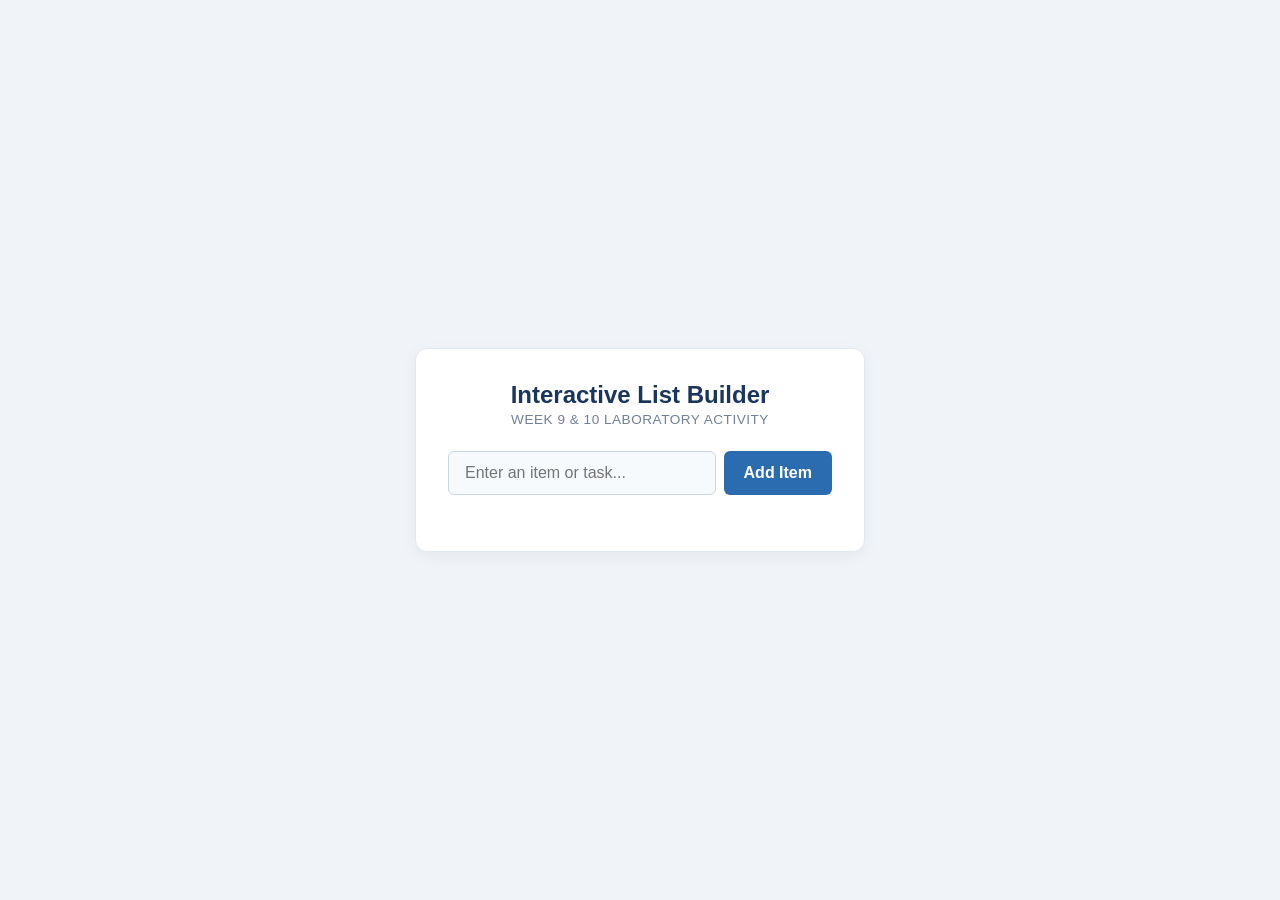
<file: Activity Week 9-10/index.html>
<!DOCTYPE html>
<html lang="en">
<head>
    <meta charset="UTF-8">
    <meta name="viewport" content="width=device-width, initial-scale=1.0">
    <title>Activity Week 9-10: DOM Manipulation</title>
    <link rel="stylesheet" href="style.css">
</head>
<body>

    <main class="app-container">
        <header>
            <h1>Interactive List Builder</h1>
            <p>Week 9 & 10 Laboratory Activity</p>
        </header>

        <section class="input-section">
            <input type="text" id="itemInput" placeholder="Enter an item or task..." autocomplete="off">
            <button id="addButton">Add Item</button>
        </section>

        <section class="list-section">
            <ul id="dynamicList">
                </ul>
        </section>
    </main>

    <script src="script.js"></script>
</body>
</html>
</file>
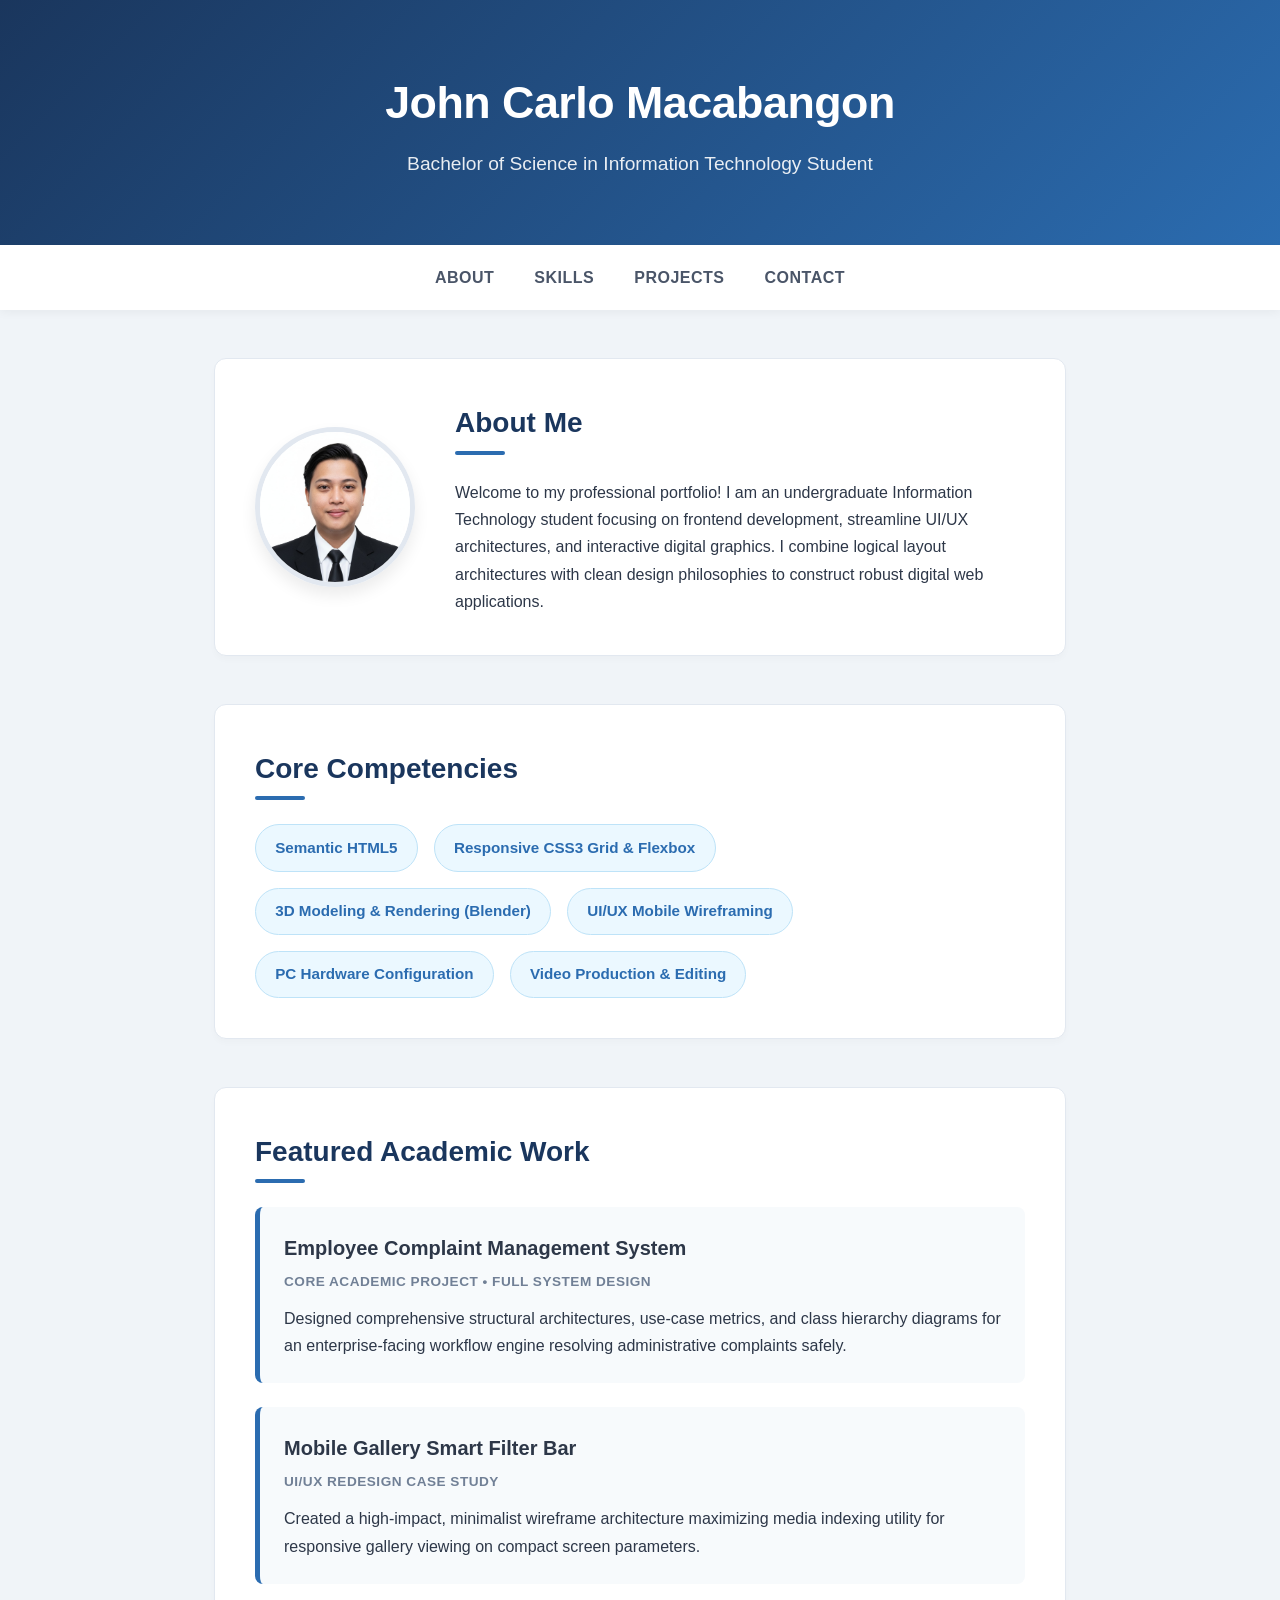
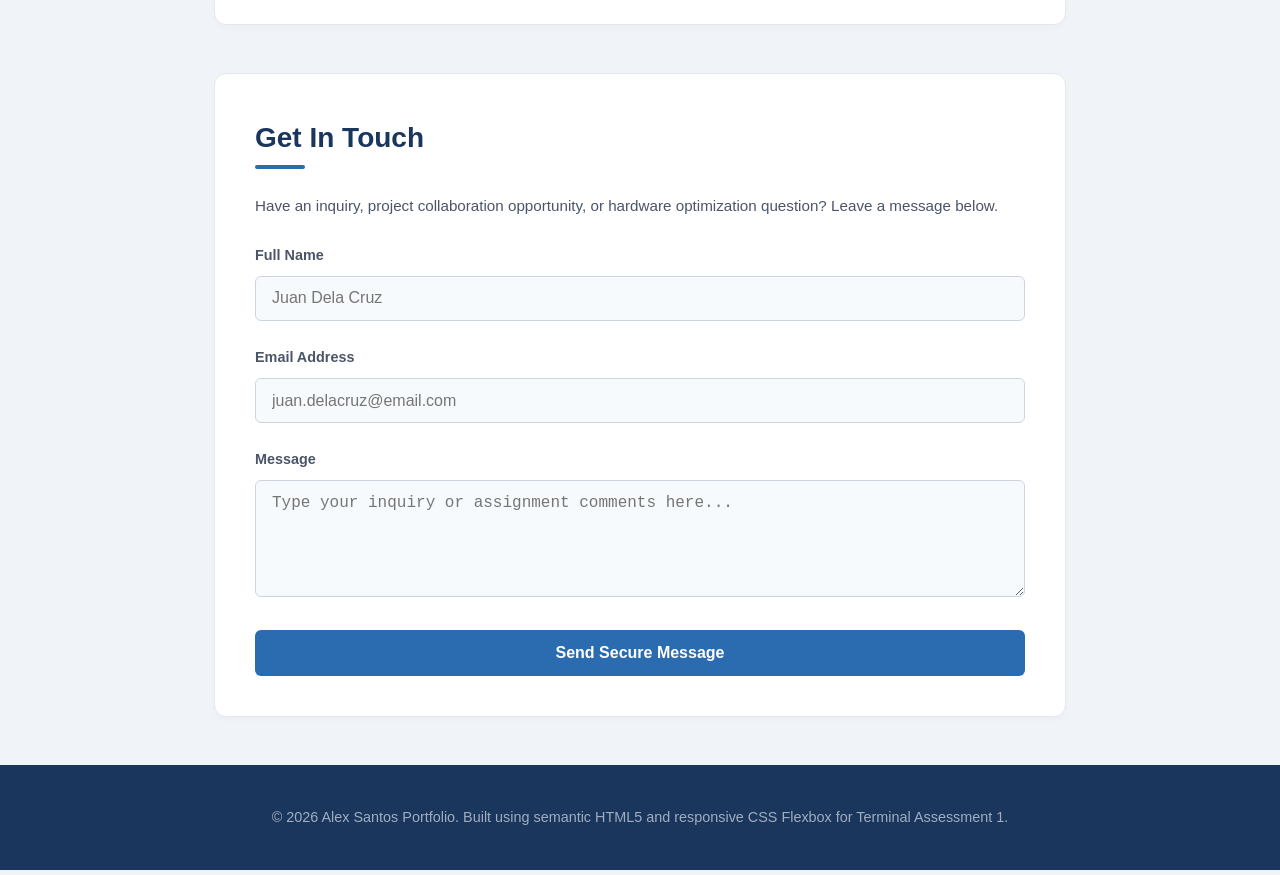
<file: portfolio-project/index.html>
<!DOCTYPE html>
<html lang="en">
<head>
    <meta charset="UTF-8">
    <meta name="viewport" content="width=device-width, initial-scale=1.0">
    <title>Responsive Personal Portfolio</title>
    <link rel="stylesheet" href="style.css">
</head>
<body>

    <header class="main-header">
        <div class="header-container">
            <h1>John Carlo Macabangon</h1>
            <p class="subtitle">Bachelor of Science in Information Technology Student</p>
        </div>
    </header>

    <nav class="navbar">
        <ul>
            <li><a href="#about">About</a></li>
            <li><a href="#skills">Skills</a></li>
            <li><a href="#projects">Projects</a></li>
            <li><a href="#contact">Contact</a></li>
        </ul>
    </nav>

    <main class="content-wrapper">

        <section id="about" class="card-section">
            <div class="about-flex">
                <div class="profile-frame">
                    <img src="images/profile.jpg" alt="A professional portrait of Alex Santos smiling, an IT student specializing in web design and multimedia assets.">
                </div>
                <div class="about-text">
                    <h2>About Me</h2>
                    <p>Welcome to my professional portfolio! I am an undergraduate Information Technology student focusing on frontend development, streamline UI/UX architectures, and interactive digital graphics. I combine logical layout architectures with clean design philosophies to construct robust digital web applications.</p>
                </div>
            </div>
        </section>

        <section id="skills" class="card-section">
            <h2>Core Competencies</h2>
            <div class="skills-grid">
                <div class="skill-tag">Semantic HTML5</div>
                <div class="skill-tag">Responsive CSS3 Grid & Flexbox</div>
                <div class="skill-tag">3D Modeling & Rendering (Blender)</div>
                <div class="skill-tag">UI/UX Mobile Wireframing</div>
                <div class="skill-tag">PC Hardware Configuration</div>
                <div class="skill-tag">Video Production & Editing</div>
            </div>
        </section>

        <section id="projects" class="card-section">
            <h2>Featured Academic Work</h2>
            <div class="projects-container">
                <article class="project-card">
                    <h3>Employee Complaint Management System</h3>
                    <p class="project-meta">Core Academic Project • Full System Design</p>
                    <p>Designed comprehensive structural architectures, use-case metrics, and class hierarchy diagrams for an enterprise-facing workflow engine resolving administrative complaints safely.</p>
                </article>

                <article class="project-card">
                    <h3>Mobile Gallery Smart Filter Bar</h3>
                    <p class="project-meta">UI/UX Redesign Case Study</p>
                    <p>Created a high-impact, minimalist wireframe architecture maximizing media indexing utility for responsive gallery viewing on compact screen parameters.</p>
                </article>
            </div>
        </section>

        <section id="contact" class="card-section">
            <h2>Get In Touch</h2>
            <p class="form-instruction">Have an inquiry, project collaboration opportunity, or hardware optimization question? Leave a message below.</p>
            
            <form action="#" method="POST" class="interactive-form">
                <div class="form-group">
                    <label for="username">Full Name</label>
                    <input type="text" id="username" name="username" placeholder="Juan Dela Cruz" required>
                </div>

                <div class="form-group">
                    <label for="useremail">Email Address</label>
                    <input type="email" id="useremail" name="useremail" placeholder="juan.delacruz@email.com" required>
                </div>

                <div class="form-group">
                    <label for="usermessage">Message</label>
                    <textarea id="usermessage" name="usermessage" rows="5" placeholder="Type your inquiry or assignment comments here..." required></textarea>
                </div>

                <button type="submit" class="submit-btn">Send Secure Message</button>
            </form>
        </section>

    </main>

    <footer class="main-footer">
        <p>&copy; 2026 Alex Santos Portfolio. Built using semantic HTML5 and responsive CSS Flexbox for Terminal Assessment 1.</p>
    </footer>

</body>
</html>
</file>
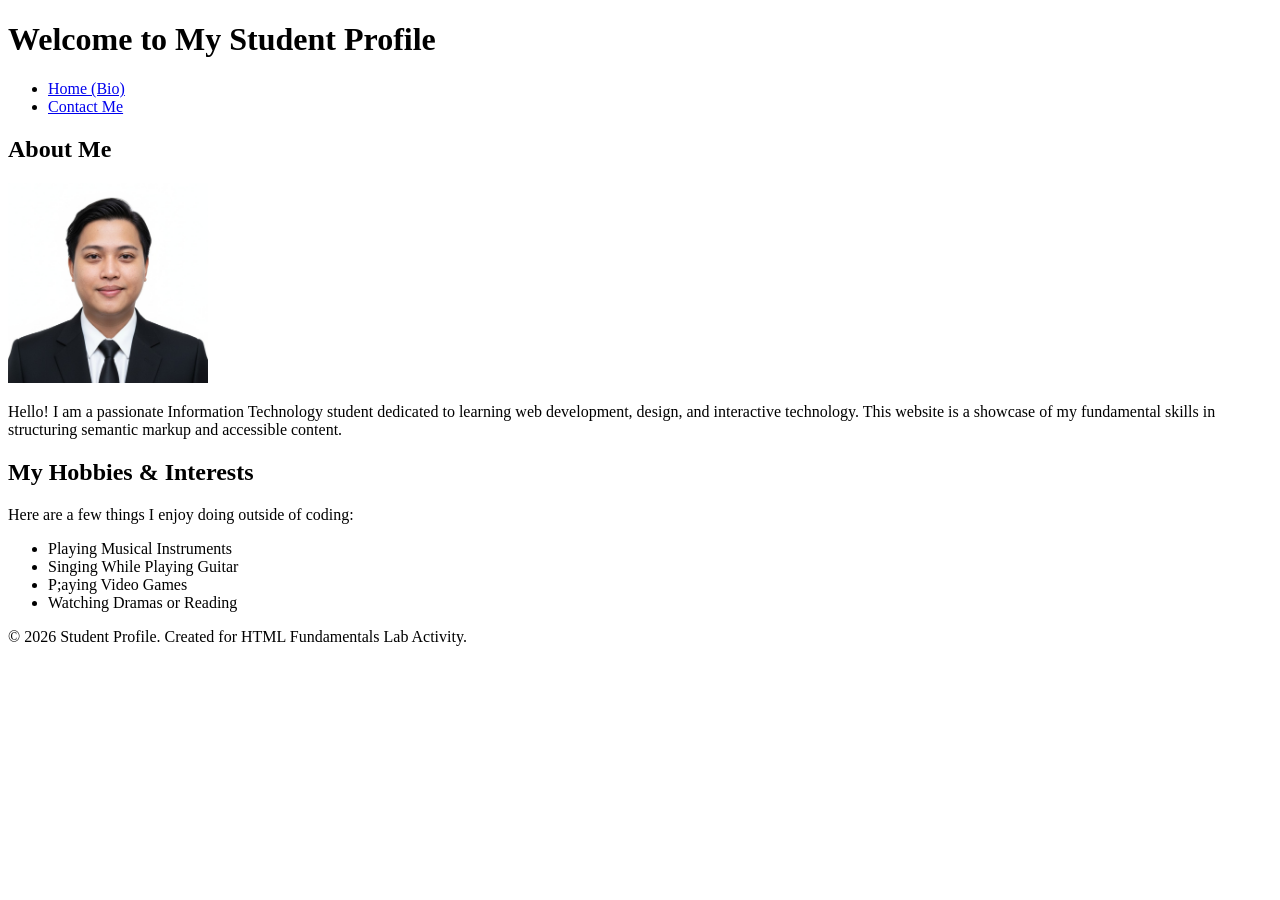
<file: student-profile -week 3/index.html>
<!DOCTYPE html>
<html lang="en">
<head>
    <meta charset="UTF-8">
    <meta name="viewport" content="width=device-width, initial-scale=1.0">
    <title>Student Profile - Home</title>
</head>
<body>

    <header>
        <h1>Welcome to My Student Profile</h1>
    </header>

    <nav>
        <ul>
            <li><a href="index.html">Home (Bio)</a></li>
            <li><a href="contact.html">Contact Me</a></li>
        </ul>
    </nav>

    <main>
        <section>
            <h2>About Me</h2>
            <article>
                <img src="images/profile.jpg" alt="A portrait of an Information Technology student smiling" width="200">
                <p>Hello! I am a passionate Information Technology student dedicated to learning web development, design, and interactive technology. This website is a showcase of my fundamental skills in structuring semantic markup and accessible content.</p>
            </article>
        </section>

        <section>
            <h2>My Hobbies & Interests</h2>
            <p>Here are a few things I enjoy doing outside of coding:</p>
            <ul>
                <li>Playing Musical Instruments</li>
                <li>Singing While Playing Guitar</li>
                <li>P;aying Video Games</li>
                <li>Watching Dramas or Reading</li>
            </ul>
        </section>
    </main>

    <footer>
        <p>&copy; 2026 Student Profile. Created for HTML Fundamentals Lab Activity.</p>
    </footer>

</body>
</html>
</file>
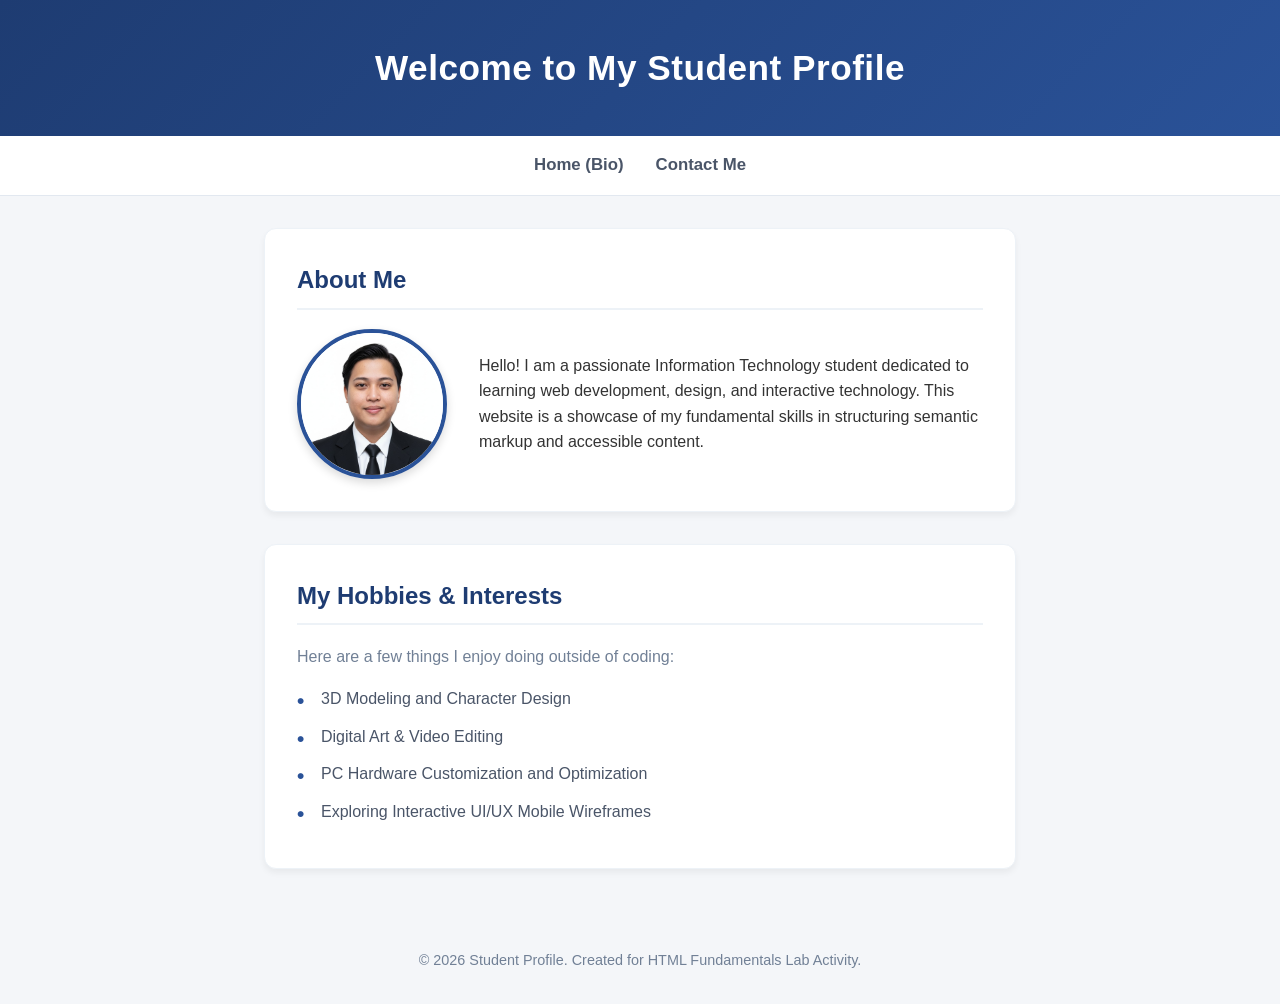
<file: student-profile/index.html>
<!DOCTYPE html>
<html lang="en">
<head>
    <meta charset="UTF-8">
    <meta name="viewport" content="width=device-width, initial-scale=1.0">
    <title>Student Profile - Home</title>
    <style>
        /* Modern Design System & Reset */
        * {
            margin: 0;
            padding: 0;
            box-sizing: border-box;
            font-family: 'Segoe UI', Tahoma, Geneva, Verdana, sans-serif;
        }

        body {
            background-color: #f4f6f9;
            color: #333333;
            line-height: 1.6;
        }

        /* Elegant Header Styling */
        header {
            background: linear-gradient(135deg, #1e3c72 0%, #2a5298 100%);
            color: #ffffff;
            text-align: center;
            padding: 2.5rem 1rem;
            box-shadow: 0 4px 6px rgba(0, 0, 0, 0.1);
        }

        header h1 {
            font-size: 2.2rem;
            font-weight: 600;
            letter-spacing: 0.5px;
        }

        /* Clean Navigation Menu */
        nav {
            background-color: #ffffff;
            border-bottom: 1px solid #e2e8f0;
            position: sticky;
            top: 0;
            z-index: 100;
        }

        nav ul {
            list-style: none;
            display: flex;
            justify-content: center;
            gap: 2rem;
            padding: 1rem;
        }

        nav a {
            text-decoration: none;
            color: #4a5568;
            font-weight: 600;
            font-size: 1.05rem;
            transition: color 0.2s ease;
        }

        nav a:hover {
            color: #2a5298;
        }

        /* Layout Layout Container */
        main {
            max-width: 800px;
            margin: 2rem auto;
            padding: 0 1.5rem;
            display: flex;
            flex-direction: column;
            gap: 2rem;
        }

        /* Beautiful Card Components */
        section {
            background-color: #ffffff;
            padding: 2rem;
            border-radius: 12px;
            box-shadow: 0 4px 6px rgba(0, 0, 0, 0.05);
            border: 1px solid #edf2f7;
        }

        section h2 {
            color: #1e3c72;
            font-size: 1.5rem;
            margin-bottom: 1.2rem;
            border-bottom: 2px solid #edf2f7;
            padding-bottom: 0.5rem;
        }

        /* Bio Details Layout */
        article {
            display: flex;
            align-items: center;
            gap: 2rem;
        }

        /* Perfect Circular Frame for Profile Picture */
        .profile-frame {
            width: 150px;
            height: 150px;
            border-radius: 50%; /* Makes the container circular */
            overflow: hidden; /* Clips the image into a circle */
            border: 4px solid #2a5298; /* Frame border */
            box-shadow: 0 4px 10px rgba(0, 0, 0, 0.15);
            flex-shrink: 0;
        }

        .profile-frame img {
            width: 100%;
            height: 100%;
            object-fit: cover; /* Prevents the image from distorting */
        }

        /* Bullet List Styling */
        ul.hobbies-list {
            list-style: none; /* Clear defaults */
        }

        ul.hobbies-list li {
            position: relative;
            padding-left: 1.5rem;
            margin-bottom: 0.75rem;
            color: #4a5568;
        }

        ul.hobbies-list li::before {
            content: "•";
            color: #2a5298;
            font-weight: bold;
            font-size: 1.3rem;
            position: absolute;
            left: 0;
            top: -2px;
        }

        /* Footer Decoration */
        footer {
            text-align: center;
            padding: 2rem 1rem;
            color: #718096;
            font-size: 0.9rem;
            margin-top: 3rem;
        }

        /* Responsive Fix for Mobile Screens */
        @media (max-width: 600px) {
            article {
                flex-direction: column;
                text-align: center;
            }
            nav ul {
                gap: 1rem;
            }
        }
    </style>
</head>
<body>

    <header>
        <h1>Welcome to My Student Profile</h1>
    </header>

    <nav>
        <ul>
            <li><a href="index.html">Home (Bio)</a></li>
            <li><a href="contact.html">Contact Me</a></li>
        </ul>
    </nav>

    <main>
        <section>
            <h2>About Me</h2>
            <article>
                <div class="profile-frame">
                    <img src="images/profile.jpg" alt="A professional portrait of an Information Technology student smiling">
                </div>
                <div>
                    <p>Hello! I am a passionate Information Technology student dedicated to learning web development, design, and interactive technology. This website is a showcase of my fundamental skills in structuring semantic markup and accessible content.</p>
                </div>
            </article>
        </section>

        <section>
            <h2>My Hobbies & Interests</h2>
            <p style="color: #718096; margin-bottom: 1rem;">Here are a few things I enjoy doing outside of coding:</p>
            <ul class="hobbies-list">
                <li>3D Modeling and Character Design</li>
                <li>Digital Art & Video Editing</li>
                <li>PC Hardware Customization and Optimization</li>
                <li>Exploring Interactive UI/UX Mobile Wireframes</li>
            </ul>
        </section>
    </main>

    <footer>
        <p>&copy; 2026 Student Profile. Created for HTML Fundamentals Lab Activity.</p>
    </footer>

</body>
</html>
</file>
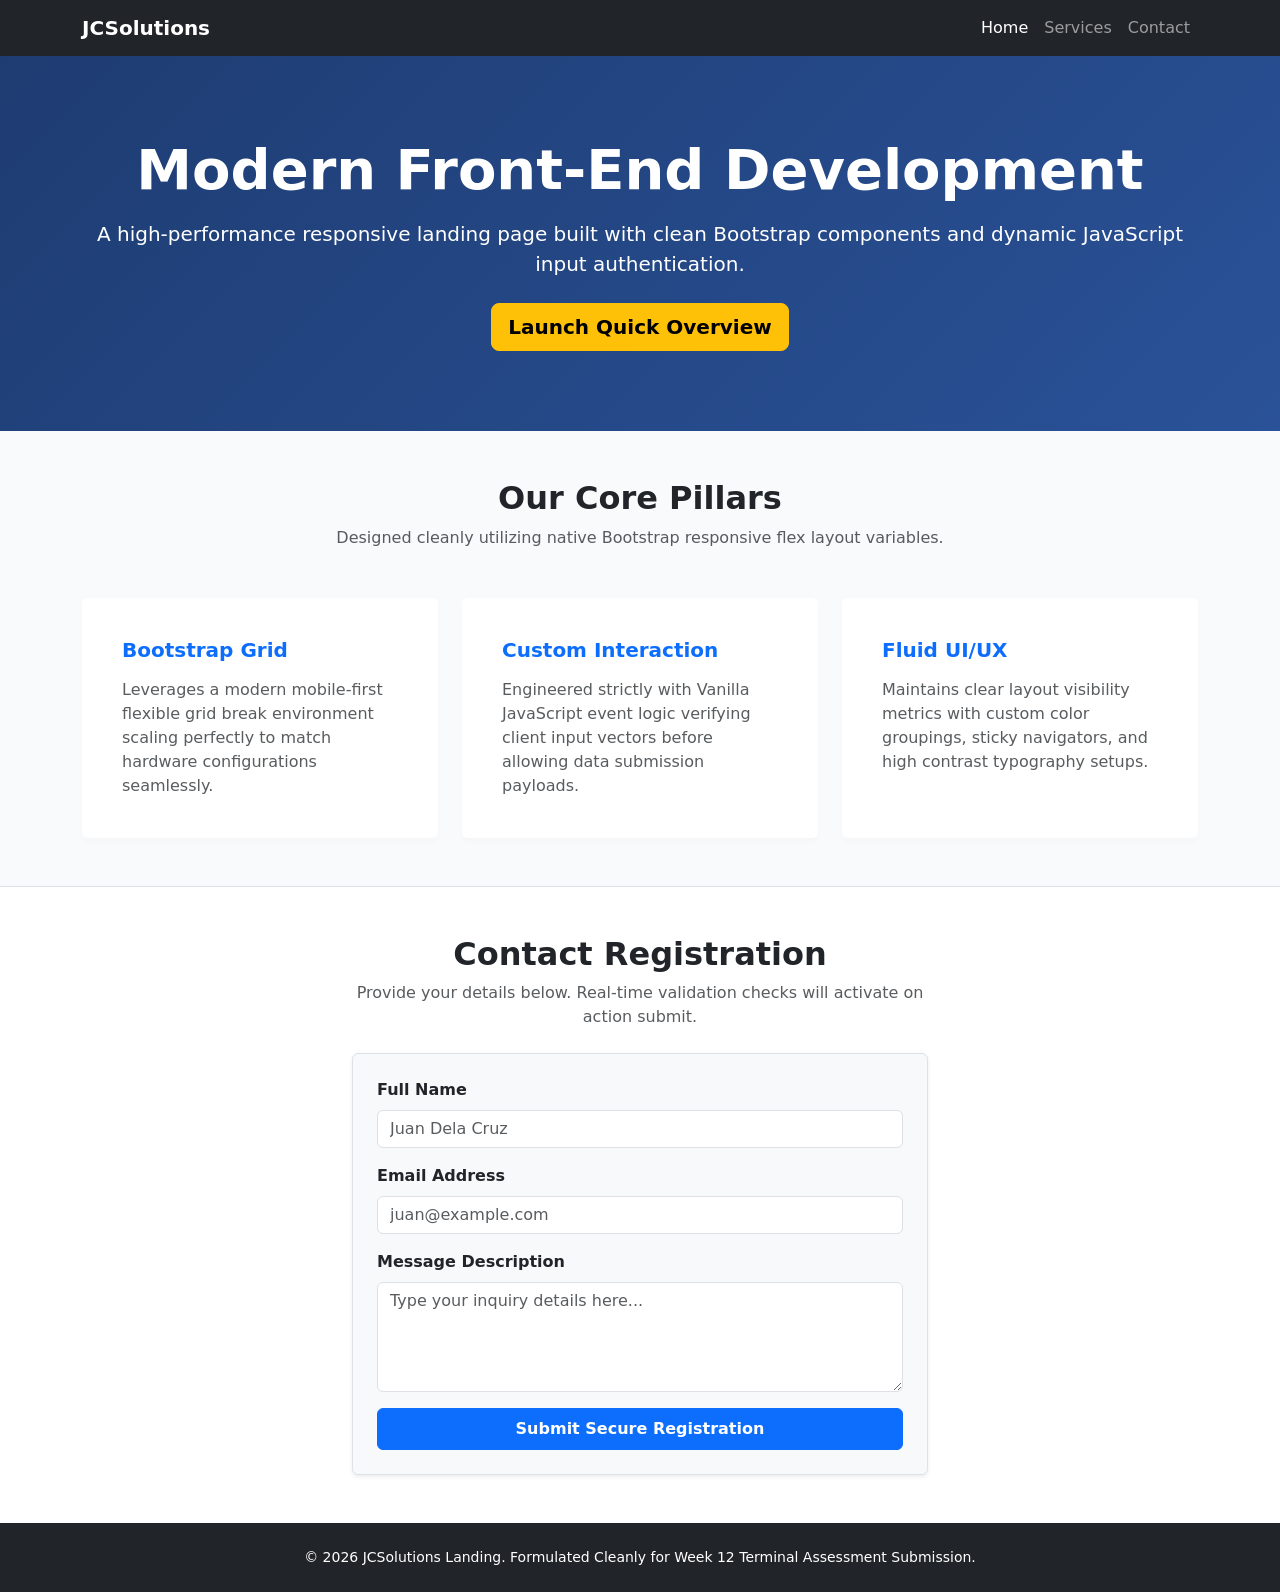
<file: Week 12 Terminal Assessment/index.html>
<!DOCTYPE html>
<html lang="en">
<head>
    <meta charset="UTF-8">
    <meta name="viewport" content="width=device-width, initial-scale=1.0">
    <title>Dynamic Bootstrap Site - Terminal Assessment 2</title>
    <link href="https://cdn.jsdelivr.net/npm/bootstrap@5.3.2/dist/css/bootstrap.min.css" rel="stylesheet">
    <style>
        body {
            background-color: #f8fafc;
            font-family: 'Segoe UI', system-ui, -apple-system, sans-serif;
        }
        .hero-section {
            background: linear-gradient(135deg, #1e3c72 0%, #2a5298 100%);
            color: white;
            padding: 5rem 1rem;
        }
        .card {
            border: none;
            box-shadow: 0 4px 6px rgba(0, 0, 0, 0.02);
            transition: transform 0.2s ease;
        }
        .card:hover {
            transform: translateY(-5px);
        }
    </style>
</head>
<body>

    <nav class="navbar navbar-expand-lg navbar-dark bg-dark sticky-top">
        <div class="container">
            <a class="navbar-brand fw-bold" href="#">JCSolutions</a>
            <button class="navbar-toggler" type="button" data-bs-toggle="collapse" data-bs-target="#mainNavbar" aria-controls="mainNavbar" aria-expanded="false" aria-label="Toggle navigation">
                <span class="navbar-toggler-icon"></span>
            </button>
            <div class="collapse navbar-collapse" id="mainNavbar">
                <ul class="navbar-nav ms-auto mb-2 mb-lg-0">
                    <li class="nav-item"><a class="nav-link active" href="#">Home</a></li>
                    <li class="nav-item"><a class="nav-link" href="#services">Services</a></li>
                    <li class="nav-item"><a class="nav-link" href="#contact">Contact</a></li>
                </ul>
            </div>
        </div>
    </nav>

    <header class="hero-section text-center">
        <div class="container">
            <h1 class="display-4 fw-bold mb-3">Modern Front-End Development</h1>
            <p class="lead mb-4">A high-performance responsive landing page built with clean Bootstrap components and dynamic JavaScript input authentication.</p>
            <button class="btn btn-warning btn-lg fw-semibold" data-bs-toggle="modal" data-bs-target="#infoModal">Launch Quick Overview</button>
        </div>
    </header>

    <main class="container my-5" id="services">
        <div class="text-center mb-5">
            <h2 class="fw-bold text-dark">Our Core Pillars</h2>
            <p class="text-muted">Designed cleanly utilizing native Bootstrap responsive flex layout variables.</p>
        </div>

        <div class="row g-4">
            <div class="col-12 col-md-6 col-lg-4">
                <div class="card h-100 p-4">
                    <div class="card-body">
                        <h5 class="card-title fw-bold text-primary mb-3">Bootstrap Grid</h5>
                        <p class="card-text text-muted">Leverages a modern mobile-first flexible grid break environment scaling perfectly to match hardware configurations seamlessly.</p>
                    </div>
                </div>
            </div>

            <div class="col-12 col-md-6 col-lg-4">
                <div class="card h-100 p-4">
                    <div class="card-body">
                        <h5 class="card-title fw-bold text-primary mb-3">Custom Interaction</h5>
                        <p class="card-text text-muted">Engineered strictly with Vanilla JavaScript event logic verifying client input vectors before allowing data submission payloads.</p>
                    </div>
                </div>
            </div>

            <div class="col-12 col-md-12 col-lg-4">
                <div class="card h-100 p-4">
                    <div class="card-body">
                        <h5 class="card-title fw-bold text-primary mb-3">Fluid UI/UX</h5>
                        <p class="card-text text-muted">Maintains clear layout visibility metrics with custom color groupings, sticky navigators, and high contrast typography setups.</p>
                    </div>
                </div>
            </div>
        </div>
    </main>

    <section class="bg-white py-5 border-top" id="contact">
        <div class="container" style="max-width: 600px;">
            <div class="text-center mb-4">
                <h2 class="fw-bold">Contact Registration</h2>
                <p class="text-muted">Provide your details below. Real-time validation checks will activate on action submit.</p>
            </div>

            <form id="submissionForm" novalidate class="p-4 border rounded bg-light shadow-sm">
                <div class="mb-3">
                    <label for="clientName" class="form-label fw-semibold">Full Name</label>
                    <input type="text" class="form-control" id="clientName" placeholder="Juan Dela Cruz">
                    <div class="invalid-feedback" id="nameFeedback">Please provide your name.</div>
                </div>

                <div class="mb-3">
                    <label for="clientEmail" class="form-label fw-semibold">Email Address</label>
                    <input type="email" class="form-control" id="clientEmail" placeholder="juan@example.com">
                    <div class="invalid-feedback" id="emailFeedback">Please enter a valid email address structure.</div>
                </div>

                <div class="mb-3">
                    <label for="clientMessage" class="form-label fw-semibold">Message Description</label>
                    <textarea class="form-control" id="clientMessage" rows="4" placeholder="Type your inquiry details here..."></textarea>
                    <div class="invalid-feedback" id="messageFeedback">Message block content cannot be blank.</div>
                </div>

                <div class="alert alert-success d-none mb-3" id="formSuccessAlert" role="alert">
                    Form verification complete! Form submitted successfully.
                </div>

                <button type="submit" class="btn btn-primary w-100 fw-semibold py-2">Submit Secure Registration</button>
            </form>
        </div>
    </section>

    <div class="modal fade" id="infoModal" tabindex="-1" aria-labelledby="infoModalLabel" aria-hidden="true">
        <div class="modal-dialog modal-dialog-centered">
            <div class="modal-content">
                <div class="modal-header bg-dark text-white">
                    <h5 class="modal-title fw-bold" id="infoModalLabel">System Status Report</h5>
                    <button type="button" class="btn-close btn-close-white" data-bs-toggle="modal" aria-label="Close"></button>
                </div>
                <div class="modal-body p-4">
                    <p class="mb-2"><strong>Core Status:</strong> Operational</p>
                    <p class="mb-2"><strong>Layout Engine:</strong> Bootstrap v5.3</p>
                    <p class="mb-0 text-muted">This interactive modal block serves to satisfy the custom client interface interactive components section required inside the primary performance index scorecard metrics.</p>
                </div>
                <div class="modal-footer">
                    <button type="button" class="btn btn-secondary" data-bs-toggle="modal">Close Window</button>
                </div>
            </div>
        </div>
    </div>

    <footer class="bg-dark text-white text-center py-4">
        <p class="mb-0 small">&copy; 2026 JCSolutions Landing. Formulated Cleanly for Week 12 Terminal Assessment Submission.</p>
    </footer>

    <script src="https://cdn.jsdelivr.net/npm/bootstrap@5.3.2/dist/js/bootstrap.bundle.min.js"></script>
    <script src="script.js"></script>
</body>
</html>
</file>
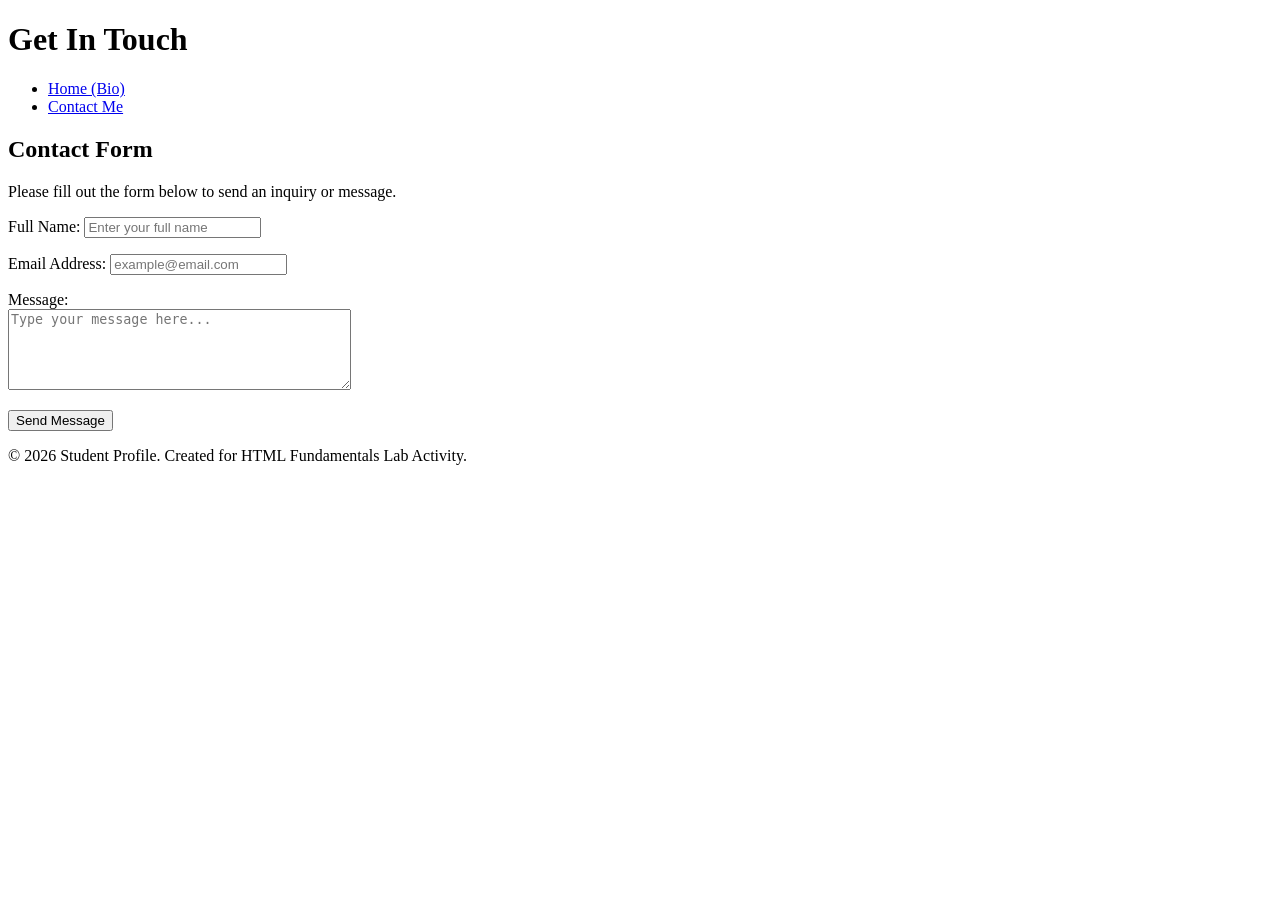
<file: student-profile -week 3/contact.html>
<!DOCTYPE html>
<html lang="en">
<head>
    <meta charset="UTF-8">
    <meta name="viewport" content="width=device-width, initial-scale=1.0">
    <title>Student Profile - Contact</title>
</head>
<body>

    <header>
        <h1>Get In Touch</h1>
    </header>

    <nav>
        <ul>
            <li><a href="index.html">Home (Bio)</a></li>
            <li><a href="contact.html">Contact Me</a></li>
        </ul>
    </nav>

    <main>
        <section>
            <h2>Contact Form</h2>
            <p>Please fill out the form below to send an inquiry or message.</p>

            <form action="#" method="POST">
                <p>
                    <label for="name">Full Name:</label>
                    <input type="text" id="name" name="name" placeholder="Enter your full name" required>
                </p>

                <p>
                    <label for="email">Email Address:</label>
                    <input type="email" id="email" name="email" placeholder="example@email.com" required>
                </p>

                <p>
                    <label for="message">Message:</label><br>
                    <textarea id="message" name="message" rows="5" cols="40" placeholder="Type your message here..." required></textarea>
                </p>

                <p>
                    <input type="submit" value="Send Message">
                </p>
            </form>
        </section>
    </main>

    <footer>
        <p>&copy; 2026 Student Profile. Created for HTML Fundamentals Lab Activity.</p>
    </footer>

</body>
</html>
</file>
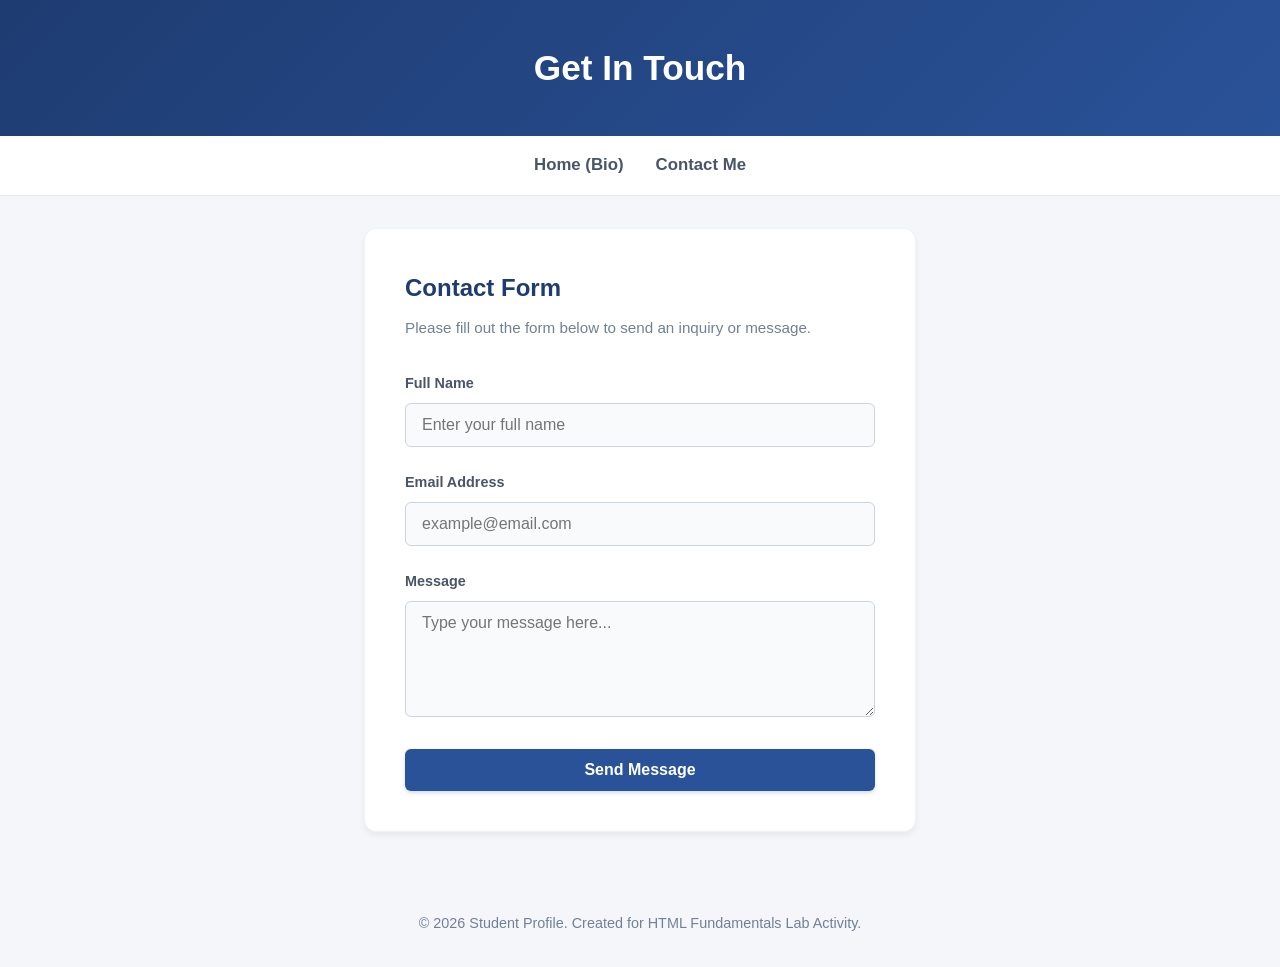
<file: student-profile/contact.html>
<!DOCTYPE html>
<html lang="en">
<head>
    <meta charset="UTF-8">
    <meta name="viewport" content="width=device-width, initial-scale=1.0">
    <title>Student Profile - Contact</title>
    <style>
        /* Consistent Design System & Reset */
        * {
            margin: 0;
            padding: 0;
            box-sizing: border-box;
            font-family: 'Segoe UI', Tahoma, Geneva, Verdana, sans-serif;
        }

        body {
            background-color: #f4f6f9;
            color: #333333;
            line-height: 1.6;
        }

        header {
            background: linear-gradient(135deg, #1e3c72 0%, #2a5298 100%);
            color: #ffffff;
            text-align: center;
            padding: 2.5rem 1rem;
            box-shadow: 0 4px 6px rgba(0, 0, 0, 0.1);
        }

        header h1 {
            font-size: 2.2rem;
            font-weight: 600;
        }

        nav {
            background-color: #ffffff;
            border-bottom: 1px solid #e2e8f0;
            position: sticky;
            top: 0;
            z-index: 100;
        }

        nav ul {
            list-style: none;
            display: flex;
            justify-content: center;
            gap: 2rem;
            padding: 1rem;
        }

        nav a {
            text-decoration: none;
            color: #4a5568;
            font-weight: 600;
            font-size: 1.05rem;
            transition: color 0.2s ease;
        }

        nav a:hover {
            color: #2a5298;
        }

        main {
            max-width: 600px; /* Narrower width specific for beautiful form rendering */
            margin: 2rem auto;
            padding: 0 1.5rem;
        }

        section {
            background-color: #ffffff;
            padding: 2.5rem;
            border-radius: 12px;
            box-shadow: 0 4px 6px rgba(0, 0, 0, 0.05);
            border: 1px solid #edf2f7;
        }

        section h2 {
            color: #1e3c72;
            font-size: 1.5rem;
            margin-bottom: 0.5rem;
        }

        .form-instruction {
            color: #718096;
            margin-bottom: 2rem;
            font-size: 0.95rem;
        }

        /* Beautiful Form Element Containers */
        .form-group {
            margin-bottom: 1.5rem;
        }

        label {
            display: block;
            font-weight: 600;
            margin-bottom: 0.5rem;
            color: #4a5568;
            font-size: 0.9rem;
        }

        /* Clean Input Box Customizations */
        input[type="text"],
        input[type="email"],
        textarea {
            width: 100%;
            padding: 0.75rem 1rem;
            border: 1px solid #cbd5e0;
            border-radius: 6px;
            background-color: #f8fafc;
            font-size: 1rem;
            color: #2d3748;
            transition: all 0.2s ease;
        }

        input[type="text"]:focus,
        input[type="email"]:focus,
        textarea:focus {
            outline: none;
            border-color: #2a5298;
            background-color: #ffffff;
            box-shadow: 0 0 0 3px rgba(42, 82, 152, 0.15);
        }

        textarea {
            resize: vertical;
        }

        /* Modern High-Impact Submit Button */
        input[type="submit"] {
            background-color: #2a5298;
            color: #ffffff;
            border: none;
            padding: 0.75rem 1.5rem;
            font-size: 1rem;
            font-weight: 600;
            border-radius: 6px;
            cursor: pointer;
            width: 100%;
            transition: background-color 0.2s ease;
            box-shadow: 0 2px 4px rgba(42, 82, 152, 0.2);
        }

        input[type="submit"]:hover {
            background-color: #1e3c72;
        }

        footer {
            text-align: center;
            padding: 2rem 1rem;
            color: #718096;
            font-size: 0.9rem;
            margin-top: 3rem;
        }
    </style>
</head>
<body>

    <header>
        <h1>Get In Touch</h1>
    </header>

    <nav>
        <ul>
            <li><a href="index.html">Home (Bio)</a></li>
            <li><a href="contact.html">Contact Me</a></li>
        </ul>
    </nav>

    <main>
        <section>
            <h2>Contact Form</h2>
            <p class="form-instruction">Please fill out the form below to send an inquiry or message.</p>

            <form action="#" method="POST">
                <div class="form-group">
                    <label for="name">Full Name</label>
                    <input type="text" id="name" name="name" placeholder="Enter your full name" required>
                </div>

                <div class="form-group">
                    <label for="email">Email Address</label>
                    <input type="email" id="email" name="email" placeholder="example@email.com" required>
                </div>

                <div class="form-group">
                    <label for="message">Message</label>
                    <textarea id="message" name="message" rows="5" placeholder="Type your message here..." required></textarea>
                </div>

                <input type="submit" value="Send Message">
            </form>
        </section>
    </main>

    <footer>
        <p>&copy; 2026 Student Profile. Created for HTML Fundamentals Lab Activity.</p>
    </footer>

</body>
</html>
</file>
<file: Activity Week 9-10/style.css>
* {
    margin: 0;
    padding: 0;
    box-sizing: border-box;
    font-family: 'Segoe UI', Tahoma, Geneva, Verdana, sans-serif;
}

body {
    background-color: #f0f4f8;
    color: #2d3748;
    display: flex;
    justify-content: center;
    align-items: center;
    min-height: 100vh;
    padding: 1rem;
}

.app-container {
    background-color: #ffffff;
    width: 100%;
    max-width: 450px;
    padding: 2rem;
    border-radius: 12px;
    box-shadow: 0 4px 15px rgba(0, 0, 0, 0.05);
    border: 1px solid #e2e8f0;
}

header {
    text-align: center;
    margin-bottom: 1.5rem;
}

header h1 {
    color: #1a365d;
    font-size: 1.5rem;
    font-weight: 700;
}

header p {
    color: #718096;
    font-size: 0.85rem;
    text-transform: uppercase;
    letter-spacing: 0.5px;
    margin-top: 0.2rem;
}

.input-section {
    display: flex;
    gap: 0.5rem;
    margin-bottom: 1.5rem;
}

#itemInput {
    flex: 1;
    padding: 0.75rem 1rem;
    border: 1px solid #cbd5e0;
    border-radius: 6px;
    font-size: 1rem;
    background-color: #f7fafc;
    transition: all 0.2s ease;
}

#itemInput:focus {
    outline: none;
    border-color: #2b6cb0;
    background-color: #ffffff;
    box-shadow: 0 0 0 3px rgba(43, 108, 176, 0.15);
}

#addButton {
    background-color: #2b6cb0;
    color: #ffffff;
    border: none;
    padding: 0.75rem 1.25rem;
    font-size: 1rem;
    font-weight: 600;
    border-radius: 6px;
    cursor: pointer;
    transition: background-color 0.2s ease;
}

#addButton:hover {
    background-color: #1a365d;
}

/* Dynamic List Styling */
.list-section {
    max-height: 250px;
    overflow-y: auto;
}

#dynamicList {
    list-style: none;
}

/* Added Elements Animation & Styling */
#dynamicList li {
    background-color: #f7fafc;
    padding: 0.75rem 1rem;
    border-radius: 6px;
    margin-bottom: 0.5rem;
    border-left: 4px solid #2b6cb0;
    font-size: 0.95rem;
    color: #4a5568;
    word-break: break-all;
    animation: fadeIn 0.3s ease-in-out;
}

@keyframes fadeIn {
    from {
        opacity: 0;
        transform: translateY(-5px);
    }
    to {
        opacity: 1;
        transform: translateY(0);
    }
}
</file>
<file: portfolio-project/style.css>
* {
    margin: 0;
    padding: 0;
    box-sizing: border-box;
}

html {
    scroll-behavior: smooth;
}

body {
    font-family: 'Segoe UI', Tahoma, Geneva, Verdana, sans-serif;
    background-color: #f0f4f8;
    color: #2d3748;
    line-height: 1.7;
}

.main-header {
    background: linear-gradient(135deg, #1a365d 0%, #2b6cb0 100%);
    color: #ffffff;
    text-align: center;
    padding: 4rem 1rem;
    box-shadow: 0 4px 15px rgba(0, 0, 0, 0.1);
}

.main-header h1 {
    font-size: 2.8rem;
    font-weight: 700;
    letter-spacing: -0.5px;
    margin-bottom: 0.5rem;
}

.main-header .subtitle {
    font-size: 1.2rem;
    opacity: 0.9;
    font-weight: 300;
}

.navbar {
    background-color: #ffffff;
    box-shadow: 0 2px 10px rgba(0, 0, 0, 0.05);
    position: sticky;
    top: 0;
    z-index: 1000;
}

.navbar ul {
    list-style: none;
    display: flex;
    justify-content: center;
    align-items: center;
    gap: 2.5rem;
    padding: 1.2rem 1rem;
}

.navbar a {
    text-decoration: none;
    color: #4a5568;
    font-weight: 600;
    font-size: 1rem;
    text-transform: uppercase;
    letter-spacing: 0.5px;
    transition: color 0.3s ease;
}

.navbar a:hover {
    color: #2b6cb0;
}

.content-wrapper {
    max-width: 900px;
    margin: 3rem auto;
    padding: 0 1.5rem;
    display: flex;
    flex-direction: column;
    gap: 3rem;
}

.card-section {
    background-color: #ffffff;
    padding: 2.5rem;
    border-radius: 12px;
    box-shadow: 0 4px 6px rgba(0, 0, 0, 0.02);
    border: 1px solid #e2e8f0;
}

.card-section h2 {
    color: #1a365d;
    font-size: 1.75rem;
    margin-bottom: 1.5rem;
    position: relative;
    padding-bottom: 0.5rem;
}

.card-section h2::after {
    content: '';
    position: absolute;
    left: 0;
    bottom: 0;
    width: 50px;
    height: 4px;
    background-color: #2b6cb0;
    border-radius: 2px;
}

.about-flex {
    display: flex;
    align-items: center;
    gap: 2.5rem;
}

.profile-frame {
    width: 160px;
    height: 160px;
    border-radius: 50%;
    overflow: hidden;
    border: 5px solid #e2e8f0;
    box-shadow: 0 8px 16px rgba(0, 0, 0, 0.08);
    flex-shrink: 0;
}

.profile-frame img {
    width: 100%;
    height: 100%;
    object-fit: cover;
}

.skills-grid {
    display: flex;
    flex-wrap: wrap;
    gap: 1rem;
}

.skill-tag {
    background-color: #ebf8ff;
    color: #2b6cb0;
    padding: 0.6rem 1.2rem;
    border-radius: 30px;
    font-size: 0.95rem;
    font-weight: 600;
    border: 1px solid #bee3f8;
}

/* Projects Flex Layout Structure */
.projects-container {
    display: flex;
    flex-direction: column;
    gap: 1.5rem;
}

.project-card {
    background-color: #f7fafc;
    padding: 1.5rem;
    border-radius: 8px;
    border-left: 5px solid #2b6cb0;
    transition: transform 0.2s ease, box-shadow 0.2s ease;
}

.project-card:hover {
    transform: translateY(-2px);
    box-shadow: 0 4px 12px rgba(0, 0, 0, 0.05);
}

.project-card h3 {
    color: #2d3748;
    font-size: 1.25rem;
    margin-bottom: 0.3rem;
}

.project-meta {
    font-size: 0.85rem;
    color: #718096;
    text-transform: uppercase;
    font-weight: 600;
    margin-bottom: 0.75rem;
    letter-spacing: 0.5px;
}

.form-instruction {
    color: #4a5568;
    margin-bottom: 1.5rem;
    font-size: 0.95rem;
}

.form-group {
    margin-bottom: 1.5rem;
}

.form-group label {
    display: block;
    font-weight: 600;
    margin-bottom: 0.5rem;
    color: #4a5568;
    font-size: 0.9rem;
}

.form-group input,
.form-group textarea {
    width: 100%;
    padding: 0.8rem 1rem;
    border: 1px solid #cbd5e0;
    border-radius: 6px;
    background-color: #f7fafc;
    font-size: 1rem;
    color: #2d3748;
    transition: all 0.3s ease;
}

.form-group input:focus,
.form-group textarea:focus {
    outline: none;
    border-color: #2b6cb0;
    background-color: #ffffff;
    box-shadow: 0 0 0 3px rgba(43, 108, 176, 0.15);
}

.submit-btn {
    background-color: #2b6cb0;
    color: #ffffff;
    border: none;
    padding: 0.9rem 2rem;
    font-size: 1rem;
    font-weight: 600;
    border-radius: 6px;
    cursor: pointer;
    width: 100%;
    transition: background-color 0.2s ease;
}

.submit-btn:hover {
    background-color: #1a365d;
}

.main-footer {
    text-align: center;
    background-color: #1a365d;
    color: #a0aec0;
    padding: 2.5rem 1rem;
    font-size: 0.9rem;
}

@media (max-width: 768px) {
    .main-header {
        padding: 3rem 1rem;
    }

    .main-header h1 {
        font-size: 2.2rem;
    }

    .navbar ul {
        gap: 1.2rem;
        flex-wrap: wrap;
        padding: 1rem;
    }

    .about-flex {
        flex-direction: column;
        text-align: center;
        gap: 1.5rem;
    }

    .card-section {
        padding: 1.5rem;
    }

    .card-section h2::after {
        left: 50%;
        transform: translateX(-50%);
    }
}
</file>
